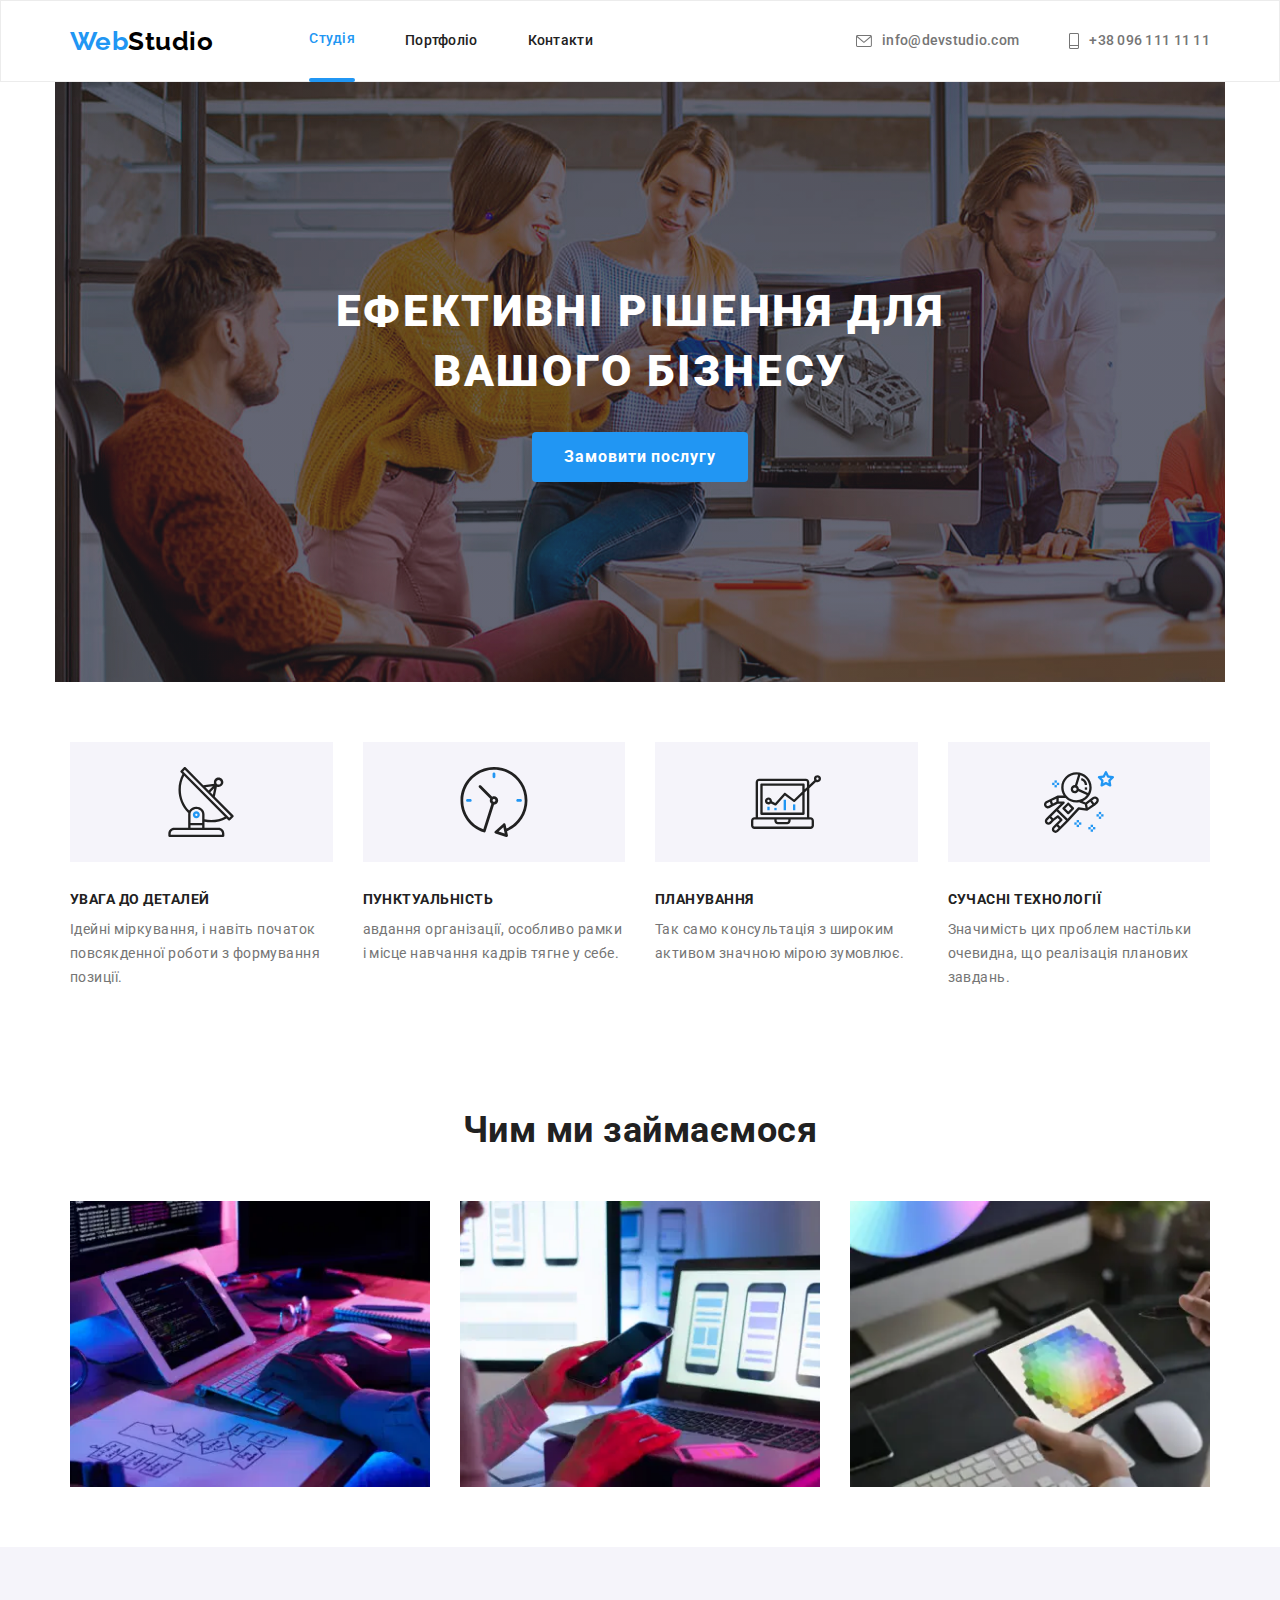
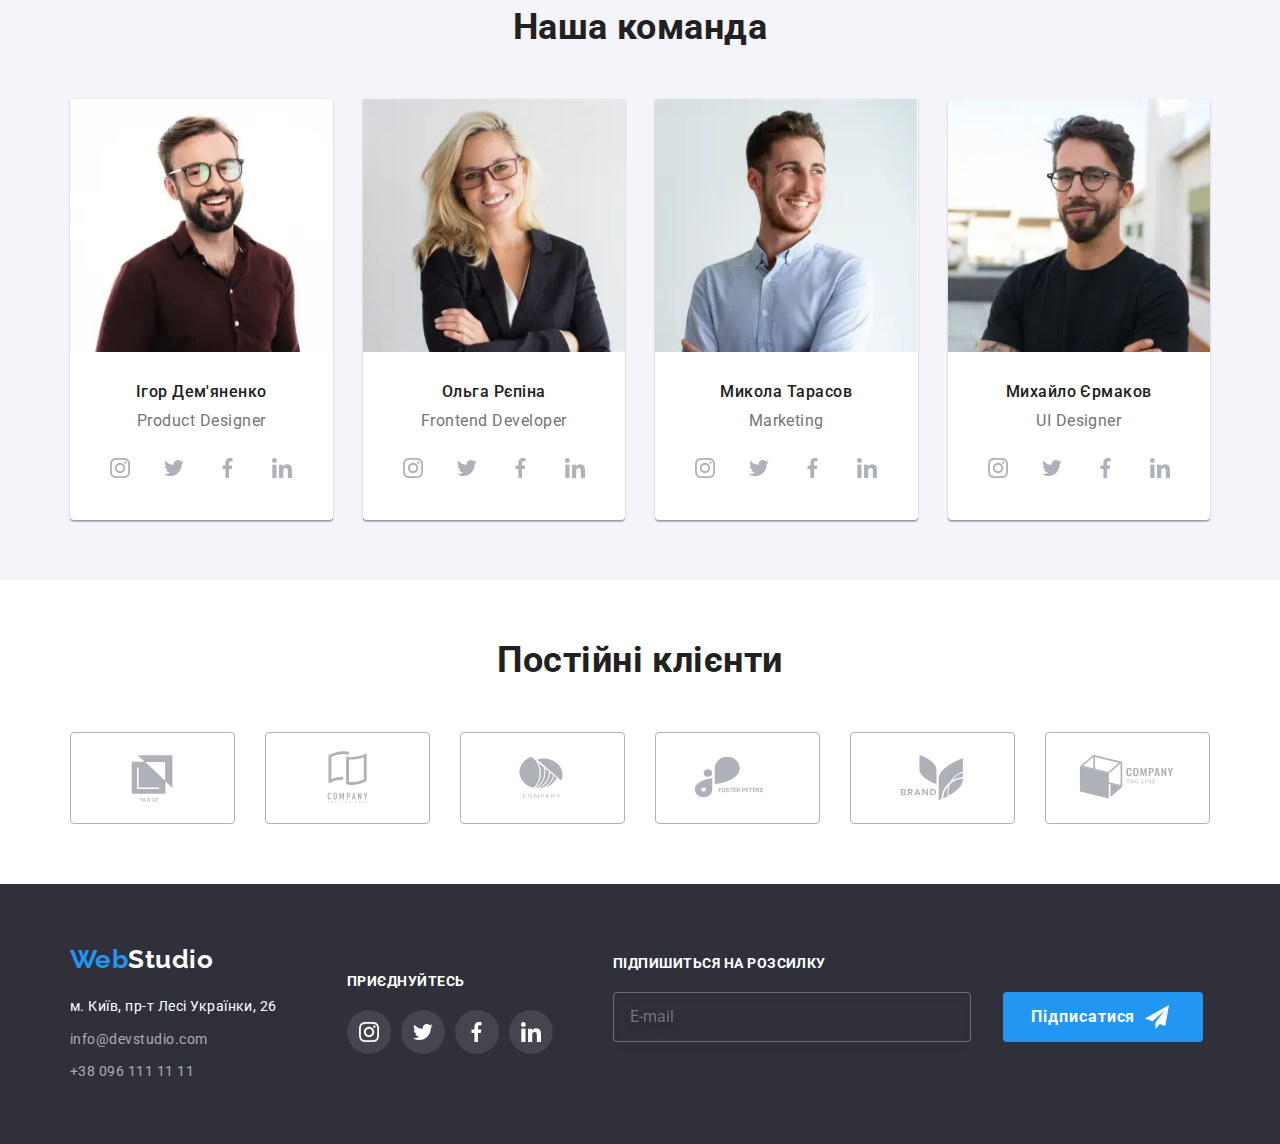
<file: index.html>
<!DOCTYPE html>
<html lang="uK">
  <head>
    <meta charset="UTF-8" />
    <meta http-equiv="X-UA-Compatible" content="IE=edge" />
    <meta name="viewport" content="width=device-width, initial-scale=1.0" />
    <title>WebStudio Ефективні рішення для вашого бізнесу.</title>
    <link rel="preconnect" href="https://fonts.googleapis.com" />
    <link rel="preconnect" href="https://fonts.gstatic.com" crossorigin />
    <link
      href="https://fonts.googleapis.com/css2?family=Raleway:wght@700&family=Roboto:wght@400;500;700;900&display=swap"
      rel="stylesheet"
    />
    <link
      rel="stylesheet"
      href="https://cdn.jsdelivr.net/npm/modern-normalize@1.1.0/modern-normalize.min.css"
    />
       <link rel="stylesheet" href="./css/main.min.css" />
    
  </head>
  <body class="page">

    <!--==================== Шапка сайту ====================-->
    <header class="page-header">
      <div class="container page-header__container">
        <div class="page-header__navigation ">
                    <nav>
            <a href="" class="logo logo__tablet link">
              <span style="color: #2196f3">Web</span
              ><span style="color: #000000">Studio</span>
            </a>
          </nav>
          <button type="button" class="open-mobile-menu-btn" data-menu-open> 
            <svg
                class="open-mobile-menu-btn__icon">
                <use href="./images/sprite.svg#icon-burger"></use>
              </svg>
          </button> 
          <ul class="menu list">
            <li class="menu__item--here">
              <a class="menu__link link menu__link--here" href="">Студія</a>
            </li>
            <li>
              <a class="link menu__link" href="./portfolio.html">Портфоліо</a>
            </li>
            <li>
              <a class="menu__link link" href="">Контакти</a>
            </li>
          </ul>
        </div>
        
         <ul class="contact list">
          <li class="contact__item contact__item--first">
            <a
              class="contact-email-phone link"
              href="mailto:info@devstudio.com"
            >
              <svg
                class="icon-contact"
                aria-label="електронна пошта"
                width="16px"
                height="12px"
              >
                <use href="./images/sprite.svg#icon-email"></use>
              </svg>
              info@devstudio.com</a
            >
          </li>
          <li class="contact__item">
            <a class="contact-email-phone link" href="tel:+380961111111">
              <svg
                class="icon-contact"
                aria-label="електронна пошта"
                width="10px"
                height="16px"
              >
                <use href="./images/sprite.svg#icon-telefon "></use>
              </svg>
              +38 096 111 11 11</a
            >
          </li>
         </ul>
      </div>
      <!--========== Мобільне меню ========== -->
      <div class="mobile-menu" data-menu>
        
        <div class="conteiner mobile-menu__container" data-menu>
           <button  class="mobile-menu__close-btn" data-modal-close>
             <svg class="mobile-menu__close-icon" width="19px" height="19px">
               <use href="./images/sprite.svg#icon-x"</use>
             </svg>
           </button>
        <!--========== Список мобільного меню ========== -->
          <div class="mobile-menu__flex">
          <div class="mobile-menu__flex-container">
        <ul class="list mobile-menu-list ">
            <li >
              <a class="link mobile-menu-list__link  mobile-menu-list__item--here" href="">Студія</a>
            </li>
            <li>
              <a class="link mobile-menu-list__link" href="./portfolio.html">Портфоліо</a>
            </li>
            <li>
              <a class="link mobile-menu-list__link " href="">Контакти</a>
            </li>
          </ul>
          </div>
          <!--========== Список контактів мобільного меню ========== -->
          <div class="mobile-menu__flex-container" >
          <ul class="list mobile-menu-contact">
           <li>
            <a class="link mobile-menu-contact__link-phone" href="tel:+380961111111">
               +38 096 111 11 11
            </a>
            </li>
           <li><a
              class="link mobile-menu-contact__link-email"
              href="mailto:info@devstudio.com">
               info@devstudio.com</a>
           </li>
        </ul>
           <!--========== Список соціальних контактів мобільного меню ========== -->
        <ul class="list mobile-menu-social"  >
          <li class="mobile-menu-social__item"><a class="link mobile-menu-social__link" href="">Instagram</a></li>
          <li class="mobile-menu-social__item"><a class="link mobile-menu-social__link" href="">Twitter</a></li>
          <li class="mobile-menu-social__item"><a class="link mobile-menu-social__link" href="">Facebook</a></li>
          <li class="mobile-menu-social__item-last"><a class="link mobile-menu-social__link" href="">Linkedin</a></li>
        </ul>
          </div>
        </div>
        </div>
      </div>
        
      
    </header>
    <!-- Головна частина-->
    <main>
      <!-- Ефективні рішення-->
      <section class="container main-bg main-section">
        <div class="   ">
          <!-- <div class=""> -->
            <h1 class="title-first">Ефективні рішення для вашого бізнесу</h1>
          
            <button type="button" class="button button-text" data-modal-open >
              Замовити послугу
            </button>
          <!-- </div> -->
        </div>
      </section>

      <!-- Наші переваги  -->
      <section class="section-standard">
        <h2 hidden>Наші переваги</h2>
        <div class="container section-our-advantages">
          <ul class="list section-our-advantages__list">
            <li class="content-our-advantages">
              <div class="bgc-our-advantages">
                <svg
                  class="icon-our-advantages"
                  aria-label="супутникова антена"
                  width="65px"
                  height="70px"
                >
                  <use href="./images/sprite.svg#icon-antenna"></use>
                </svg>
              </div>
              <h3 class="section-title-third">УВАГА ДО ДЕТАЛЕЙ</h3>
              <p>
                Ідейні міркування, і навіть початок повсякденної роботи з
                формування позиції.
              </p>
            </li>
            <li class="content-our-advantages">
              <div class="bgc-our-advantages">
                <svg
                  class="icon-our-advantages"
                  aria-label="годинник"
                  width="67px"
                  height="70px"
                >
                  <use href="./images/sprite.svg#icon-clock"></use>
                </svg>
              </div>
              <h3 class="section-title-third">ПУНКТУАЛЬНІСТЬ</h3>
              <p>
                авдання організації, особливо рамки і місце навчання кадрів
                тягне у себе.
              </p>
            </li>
            <li class="content-our-advantages">
              <div class="bgc-our-advantages">
                <svg
                  class="icon-our-advantages"
                  aria-label="графік"
                  width="70px"
                  height="54px"
                >
                  <use href="./images/sprite.svg#icon-diagram"></use>
                </svg>
              </div>
              <h3 class="section-title-third">ПЛАНУВАННЯ</h3>
              <p>
                Так само консультація з широким активом значною мірою зумовлює.
              </p>
            </li>
            <li class="content-our-advantages">
              <div class="bgc-our-advantages">
                <svg
                  class="icon-our-advantages"
                  aria-label="графік"
                  width="70px"
                  height="70px"
                >
                  <use href="./images/sprite.svg#icon-astronaut"></use>
                </svg>
              </div>
              <h3 class="section-title-third">СУЧАСНІ ТЕХНОЛОГІЇ</h3>
              <p>
                Значимість цих проблем настільки очевидна, що реалізація
                планових завдань.
              </p>
            </li>
          </ul>
        </div>
      </section>

      <!-- Чим ми займаємося-->
      <section class="about section-standard our-work-section ">
        <div class="container">
          <h2 class="section-title-second">Чим ми займаємося</h2>
          <ul class="list list-our-work">
            <li>
               <picture>
                    <source 
                      srcset="./images/our_work_1_desktop.webp 1x, ./images/our_work_1_desktop@2x.webp 2x" 
                      media="(min-width: 1200px)"
                      type="image/webp"
                    />
                    <source 
                      srcset="./images/our_work_1_desktop.jpg 1x, ./images/our_work_1_desktop@2x.jpg 2x" 
                      media="(min-width: 1200px)"
                    />


                    <img src="./images/our_work_1_desktop.jpg"  alt="Розробка алгоритмів програмування" width=""/>

                </picture>

         
            </li>
            <li>
               <picture>
                    <source 
                      srcset="./images/our_work_2_desktop.webp 1x, ./images/our_work_2_desktop@2x.webp 2x" 
                      media="(min-width: 1200px)"
                      type="image/webp"
                    />
                    <source 
                      srcset="./images/our_work_2_desktop.jpg 1x, ./images/our_work_2_desktop@2x.jpg 2x" 
                      media="(min-width: 1200px)"
                    />


                    <img src="./images/our_work_2_desktop.jpg"  alt="Розробка для мобільних пристроїв" width=""/>

                </picture>

            </li>
            <li>
              <picture>
                    <source 
                      srcset="./images/our_work_3_desktop.webp 1x, ./images/our_work_3_desktop@2x.webp 2x" 
                      media="(min-width: 1200px)"
                      type="image/webp"
                    />
                    <source 
                      srcset="./images/our_work_3_desktop.jpg 1x, ./images/our_work_3_desktop@2x.jpg 2x" 
                      media="(min-width: 1200px)"
                    />


                    <img src="./images/our_work_3_desktop.jpg"  alt="розробка графічних елементів" width=""/>

                </picture>

            </li>
          </ul>
        </div>
      </section>
      <!-- Наша команда-->
      <section class="section-standard section-our-advant">
        <div class="container">
          <h2 class="section-title-second">Наша команда</h2>

          <ul class="list item-our-advant">
            <li class="employee">
              <picture>
                    <source 
                      srcset="./images/our_advant_1_desktop.webp 1x, ./images/our_advant_1_desktop@2x.webp 2x" 
                      media="(min-width: 1200px)"
                      type="image/webp"
                    />
                    <source 
                      srcset="./images/our_advant_1_desktop.jpg 1x, ./images/our_advant_1_desktop@2x.jpg 2x" 
                      media="(min-width: 1200px)"
                    />

                    <source 
                      srcset="./images/our_advant_1_tablet.webp 1x, ./images/our_advant_1_tablet@2x.webp 2x" 
                      media="(min-width: 768px)"
                      type="image/webp"
                    />
                    <source 
                      srcset="./images/our_advant_1_tablet.jpg 1x, ./images/our_advant_1_tablet@2x.jpg 2x" 
                      media="(min-width: 768px)"
                    />

                    <source 
                      srcset="./images/our_advant_1_mobile.webp 1x, ./images/our_advant_1_mobile@2x.webp 2x" 
                      media="(max-width: 767px)"
                      type="image/webp"
                    />
                    <source 
                      srcset="./images/our_advant_1_mobile.jpg 1x, ./images/our_advant_1_mobile@2x.jpg 2x" 
                      media="(max-width: 767px)"
                    />

                    <img src="./images/our_advant_1_mobile.jpg"  alt="фото Ігор Дем'яненко" width=""/>

                 </picture>

              <div class="our-advant-content">
                <h3 class="our-advant">Ігор Дем'яненко</h3>
                <p class="our-advant-text" lang="en">Product Designer</p>

                <ul class="social-list list">
                  <li class="social-list_item">
                    <a href="#" class="social-list-link">
                      <svg
                        lang="en"
                        aria-label="social icon telegram"
                        class="social-list-icon"
                        width="20px"
                        height="20px"
                      >
                        <use href="./images/sprite.svg#icon-telegram"></use>
                      </svg>
                    </a>
                  </li>

                  <li class="social-list_item">
                    <a href="#" class="social-list-link">
                      <svg
                        lang="en"
                        aria-label="social icon twitter"
                        class="social-list-icon"
                        width="20px"
                        height="16px"
                      >
                        <use href="./images/sprite.svg#icon-twitter"></use>
                      </svg>
                    </a>
                  </li>

                  <li class="social-list_item">
                    <a href="#" class="social-list-link">
                      <svg
                        lang="en"
                        aria-label="social icon facebook"
                        class="social-list-icon"
                        width="10px"
                        height="20px"
                      >
                        <use href="./images/sprite.svg#icon-facebook"></use>
                      </svg>
                    </a>
                  </li>

                  <li class="social-list_item">
                    <a href="#" class="social-list-link">
                      <svg
                        lang="en"
                        aria-label="social icon linkedin"
                        class="social-list-icon"
                        width="20px"
                        height="20px"
                      >
                        <use href="./images/sprite.svg#icon-linkedin"></use>
                      </svg>
                    </a>
                  </li>
                </ul>
              </div>
            </li>
            <li class="employee">
              <picture>
                    <source 
                      srcset="./images/our_advant_2_desktop.webp 1x, ./images/our_advant_2_desktop@2x.webp 2x" 
                      media="(min-width: 1200px)"
                      type="image/webp"
                    />
                    <source 
                      srcset="./images/our_advant_2_desktop.jpg 1x, ./images/our_advant_2_desktop@2x.jpg 2x" 
                      media="(min-width: 1200px)"
                    />

                    <source 
                      srcset="./images/our_advant_2_tablet.webp 1x, ./images/our_advant_2_tablet@2x.webp 2x" 
                      media="(min-width: 768px)"
                      type="image/webp"
                    />
                    <source 
                      srcset="./images/our_advant_2_tablet.jpg 1x, ./images/our_advant_2_tablet@2x.jpg 2x" 
                      media="(min-width: 768px)"
                    />

                    <source 
                      srcset="./images/our_advant_2_mobile.webp 1x, ./images/our_advant_2_mobile@2x.webp 2x" 
                      media="(max-width: 767px)"
                      type="image/webp"
                    />
                    <source 
                      srcset="./images/our_advant_2_mobile.jpg 1x, ./images/our_advant_2_mobile@2x.jpg 2x" 
                      media="(max-width: 767px)"
                    />

                    <img src="./images/our_advant_2_mobile.jpg"  alt="фото Ольга Рєпіна" width=""/>

                 </picture>
            
              <div class="our-advant-content">
                <h3 class="our-advant">Ольга Рєпіна</h3>
                <p class="our-advant-text" lang="en">Frontend Developer</p>

                <ul class="social-list list">
                  <li class="social-list_item">
                    <a href="#" class="social-list-link">
                      <svg
                        lang="en"
                        aria-label="social icon telegram"
                        class="social-list-icon"
                        width="20px"
                        height="20px"
                      >
                        <use href="./images/sprite.svg#icon-telegram"></use>
                      </svg>
                    </a>
                  </li>

                  <li class="social-list_item">
                    <a href="#" class="social-list-link">
                      <svg
                        lang="en"
                        aria-label="social icon twitter"
                        class="social-list-icon"
                        width="20px"
                        height="16px"
                      >
                        <use href="./images/sprite.svg#icon-twitter"></use>
                      </svg>
                    </a>
                  </li>

                  <li class="social-list_item">
                    <a href="#" class="social-list-link">
                      <svg
                        lang="en"
                        aria-label="social icon facebook"
                        class="social-list-icon"
                        width="10px"
                        height="20px"
                      >
                        <use href="./images/sprite.svg#icon-facebook"></use>
                      </svg>
                    </a>
                  </li>

                  <li class="social-list_item">
                    <a href="#" class="social-list-link">
                      <svg
                        lang="en"
                        aria-label="social icon linkedin"
                        class="social-list-icon"
                        width="20px"
                        height="20px"
                      >
                        <use href="./images/sprite.svg#icon-linkedin"></use>
                      </svg>
                    </a>
                  </li>
                </ul>
              </div>
            </li>
            <li class="employee">
              <picture>
                    <source 
                      srcset="./images/our_advant_3_desktop.webp 1x, ./images/our_advant_3_desktop@2x.webp 2x" 
                      media="(min-width: 1200px)"
                      type="image/webp"
                    />
                    <source 
                      srcset="./images/our_advant_3_desktop.jpg 1x, ./images/our_advant_3_desktop@2x.jpg 2x" 
                      media="(min-width: 1200px)"
                    />

                    <source 
                      srcset="./images/our_advant_3_tablet.webp 1x, ./images/our_advant_3_tablet@2x.webp 2x" 
                      media="(min-width: 768px)"
                      type="image/webp"
                    />
                    <source 
                      srcset="./images/our_advant_3_tablet.jpg 1x, ./images/our_advant_3_tablet@2x.jpg 2x" 
                      media="(min-width: 768px)"
                    />

                    <source 
                      srcset="./images/our_advant_3_mobile.webp 1x, ./images/our_advant_3_mobile@2x.webp 2x" 
                      media="(max-width: 767px)"
                      type="image/webp"
                    />
                    <source 
                      srcset="./images/our_advant_3_mobile.jpg 1x, ./images/our_advant_3_mobile@2x.jpg 2x" 
                      media="(max-width: 767px)"
                    />

                    <img src="./images/our_advant_3_mobile.jpg"  alt="фото Микола Тарасов" width=""/>

                 </picture>
      
              <div class="our-advant-content">
                <h3 class="our-advant">Микола Тарасов</h3>
                <p class="our-advant-text" lang="en">Marketing</p>

                <ul class="social-list list">
                  <li class="social-list_item">
                    <a href="#" class="social-list-link">
                      <svg
                        lang="en"
                        aria-label="social icon telegram"
                        class="social-list-icon"
                        width="20px"
                        height="20px"
                      >
                        <use href="./images/sprite.svg#icon-telegram"></use>
                      </svg>
                    </a>
                  </li>

                  <li class="social-list_item">
                    <a href="#" class="social-list-link">
                      <svg
                        lang="en"
                        aria-label="social icon twitter"
                        class="social-list-icon"
                        width="20px"
                        height="16px"
                      >
                        <use href="./images/sprite.svg#icon-twitter"></use>
                      </svg>
                    </a>
                  </li>

                  <li class="social-list_item">
                    <a href="#" class="social-list-link">
                      <svg
                        lang="en"
                        aria-label="social icon facebook"
                        class="social-list-icon"
                        width="10px"
                        height="20px"
                      >
                        <use href="./images/sprite.svg#icon-facebook"></use>
                      </svg>
                    </a>
                  </li>

                  <li class="social-list_item">
                    <a href="#" class="social-list-link">
                      <svg
                        lang="en"
                        aria-label="social icon linkedin"
                        class="social-list-icon"
                        width="20px"
                        height="20px"
                      >
                        <use href="./images/sprite.svg#icon-linkedin"></use>
                      </svg>
                    </a>
                  </li>
                </ul>
              </div>
            </li>
            <li class="employee">
              <picture>
                    <source 
                      srcset="./images/our_advant_4_desktop.webp 1x, ./images/our_advant_4_desktop@2x.webp 2x" 
                      media="(min-width: 1200px)"
                      type="image/webp"
                    />
                    <source 
                      srcset="./images/our_advant_4_desktop.jpg 1x, ./images/our_advant_4_desktop@2x.jpg 2x" 
                      media="(min-width: 1200px)"
                    />

                    <source 
                      srcset="./images/our_advant_4_tablet.webp 1x, ./images/our_advant_4_tablet@2x.webp 2x" 
                      media="(min-width: 768px)"
                      type="image/webp"
                    />
                    <source 
                      srcset="./images/our_advant_4_tablet.jpg 1x, ./images/our_advant_4_tablet@2x.jpg 2x" 
                      media="(min-width: 768px)"
                    />

                    <source 
                      srcset="./images/our_advant_4_mobile.webp 1x, ./images/our_advant_4_mobile@2x.webp 2x" 
                      media="(max-width: 767px)"
                      type="image/webp"
                    />
                    <source 
                      srcset="./images/our_advant_4_mobile.jpg 1x, ./images/our_advant_4_mobile@2x.jpg 2x" 
                      media="(max-width: 767px)"
                    />

                    <img src="./images/our_advant_4_mobile.jpg"  alt="фото Михайло Єрмаков" width=""/>

                 </picture>
             
              <div class="our-advant-content">
                <h3 class="our-advant">Михайло Єрмаков</h3>
                <p class="our-advant-text" lang="en">UI Designer</p>

                <ul class="social-list list">
                  <li class="social-list_item">
                    <a href="#" class="social-list-link">
                      <svg
                        lang="en"
                        aria-label="social icon telegram"
                        class="social-list-icon"
                        width="20px"
                        height="20px"
                      >
                        <use href="./images/sprite.svg#icon-telegram"></use>
                      </svg>
                    </a>
                  </li>

                  <li class="social-list_item">
                    <a href="#" class="social-list-link">
                      <svg
                        lang="en"
                        aria-label="social icon twitter"
                        class="social-list-icon"
                        width="20px"
                        height="16px"
                      >
                        <use href="./images/sprite.svg#icon-twitter"></use>
                      </svg>
                    </a>
                  </li>

                  <li class="social-list_item">
                    <a href="#" class="social-list-link">
                      <svg
                        lang="en"
                        aria-label="social icon facebook"
                        class="social-list-icon"
                        width="10px"
                        height="20px"
                      >
                        <use href="./images/sprite.svg#icon-facebook"></use>
                      </svg>
                    </a>
                  </li>

                  <li class="social-list_item">
                    <a href="#" class="social-list-link">
                      <svg
                        lang="en"
                        aria-label="social icon linkedin"
                        class="social-list-icon"
                        width="20px"
                        height="20px"
                      >
                        <use href="./images/sprite.svg#icon-linkedin"></use>
                      </svg>
                    </a>
                  </li>
                </ul>
              </div>
            </li>
          </ul>
        </div>
      </section>

      <!-- - Постійні клієнті-->

      <section class="section-standard">
        <div class="container section-our-work">
          <h2 class="section-title-second">Постійні клієнти</h2>

          <ul class="client list">
            <li class="client-item">
              <a class="client-link link" href="">
                <svg
                  lang="en"
                  aria-label="client ya & co"
                  class="client-link-icon"
                  width="106px"
                  height="60px"
                >
                  <use href="./images/sprite.svg#icon-logo_1"></use>
                </svg>
              </a>
            </li>

            <li class="client-item">
              <a class="client-link link" href=""
                ><svg
                  lang="en"
                  aria-label="client tagline here"
                  class="client-link-icon"
                  width="106px"
                  height="60px"
                >
                  <use href="./images/sprite.svg#icon-logo_2"></use>
                </svg>
              </a>
            </li>

            <li class="client-item">
              <a class="client-link link" href="">
                <svg
                  lang="en"
                  aria-label="client company"
                  class="client-link-icon"
                  width="106px"
                  height="60px"
                >
                  <use href="./images/sprite.svg#icon-logo_3"></use>
                </svg>
              </a>
            </li>
            <li class="client-item">
              <a class="client-link link" href=""
                ><svg
                  lang="en"
                  aria-label="client foster peters"
                  class="client-link-icon"
                  width="106px"
                  height="60px"
                >
                  <use href="./images/sprite.svg#icon-logo_4"></use></svg
              ></a>
            </li>

            <li class="client-item">
              <a class="client-link link" href=""
                ><svg
                  lang="en"
                  aria-label="client brand"
                  class="client-link-icon"
                  width="106px"
                  height="60px"
                >
                  <use href="./images/sprite.svg#icon-logo_5"></use></svg
              ></a>
            </li>
            <li class="client-item">
              <a class="client-link link" href=""
                ><svg
                  lang="en"
                  aria-label="client company tag line"
                  class="client-link-icon"
                  width="106px"
                  height="60px"
                >
                  <use href="./images/sprite.svg#icon-logo_6"></use></svg
              ></a>
            </li>
          </ul>
        </div>
      </section>
    </main>
    <!-- Підвал сайту-->
    <footer class="footer">
      <div class="container container-footer">
        <div class="container-footer__tablet">
           <div class="container-footer__logo-address " >
          <p class="logo-footer">
            <a href="/" class="link">
              <span style="color: #2196f3">Web</span
              ><span style="color: #ffffff">Studio</span>
            </a>
          </p>

          <!-- Контакти-->

          <address class="address">
            <ul class="list footer-list">
              <li>
                <a
                  class="link footer-contact-map"
                  href="https://goo.gl/maps/9zsEXNPoQWwBSvTj9"
                  target="_blank"
                  >м. Київ, пр-т Лесі Українки, 26</a
                >
              </li>
              <li>
                <a class="link footer-contact" href="mailto:info@devstudio.com">
                  info@devstudio.com</a
                >
              </li>
              <li>
                <a class="link footer-contact" href="tel:+380961111111">
                  +38 096 111 11 11</a
                >
              </li>
            </ul>
          </address>
           </div>

            <!-- ==========ПРИЄДНУЙТЕСЬ========= -->
            <div class="container-social-footer ">
          <h3 class="social-title-footer">ПРИЄДНУЙТЕСЬ</h3>
          <ul class="social-list list">
            <li>
              <a href="#" class="social-list-link social-list-link-footer">
                <svg
                  lang="en"
                  aria-label="social icon telegram"
                  class="social-list-icon-footer"
                  width="20px"
                  height="20px"
                >
                  <use href="./images/sprite.svg#icon-telegram"></use>
                </svg>
              </a>
            </li>

            <li class="social-list_item">
              <a href="#" class="social-list-link social-list-link-footer">
                <svg
                  lang="en"
                  aria-label="social icon twitter"
                  class="social-list-icon-footer"
                  width="20px"
                  height="16px"
                >
                  <use href="./images/sprite.svg#icon-twitter"></use>
                </svg>
              </a>
            </li>

            <li class="social-list_item">
              <a href="#" class="social-list-link social-list-link-footer">
                <svg
                  lang="en"
                  aria-label="social icon facebook"
                  class="social-list-icon-footer"
                  width="10px"
                  height="20px"
                >
                  <use href="./images/sprite.svg#icon-facebook"></use>
                </svg>
              </a>
            </li>

            <li class="social-list_item">
              <a href="#" class="social-list-link social-list-link-footer">
                <svg
                  lang="en"
                  aria-label="social icon linkedin"
                  class="social-list-icon-footer"
                  width="20px"
                  height="20px"
                >
                  <use href="./images/sprite.svg#icon-linkedin"></use>
                </svg>
              </a>
            </li>
          </ul>
            </div>
        </div>
<!-- /* ==========END Іконки соцмереж --- підвал ========== */ -->
<!-- /* ========== Підпишиться на розсилку --- підвал ========== */ -->
<div class="subscribe-footer">
          <h3 class="subscribe-form-title">Підпишиться на розсилку</h3>
            <form class="subscribe-form">
               <label class="subscribe-form-field">
                     <input 
                       type="email" 
                       class="subscribe-form-input"
                       placeholder="E-mail" 
                     />
               </label>   
                   
           
               <button type="submit" class="button subscribe-submit">
                  Підписатися
               </button>
           
          </form>
  </div>
<!-- /* ==========END Підпишиться на розсилку --- підвал ========== */ -->
      </div>
    </footer>

    <!--is-hidden  показати вікно -->
    <div class="backdrop is-hidden" data-modal>
      <div class="modal">
        <button type="button" class="modal-close-btn" data-modal-close>
          <svg class="modal-close-icon" width="11px" height="11px">
            <use href="./images/sprite.svg#icon-x"</use>
          </svg>
        </button>

        <p class="modal-form-title"> Залиште свої дані, ми вам передзвонимо </p>

        <form class="modal-form">
        
          <label class="modal-form-field">
            <span class="modal-form-field-desc">Ім'я</span>         
            <span class="modal-form-input-wrapper">
              <input 
               type="text" 
               class="modal-form-input" 
               required 
               pattern="[a-zA-Zа-яА-ЯіІїЇ]+"
               name="user_name"
               />
               <svg class="modal-form-input-icon" width="12px" height="12px">
                 <use href="./images/sprite.svg#icon-name-form"</use>
                </svg>
            </span>
          </label>

          <label class="modal-form-field">
            <span class="modal-form-field-desc">Телефон</span>
             <span class="modal-form-input-wrapper">
               <input 
                type="tel" 
                class="modal-form-input" 
                required 
                pattern="[0-9]{3}-[0-9]{3}-[0-9]{2}-[0-9]{2}"
                name="user_phone"
                />
                <svg class="modal-form-input-icon" width="15px" height="15px">
                  <use href="./images/sprite.svg#icon-tel-form"</use>
                </svg>
             </span>
          </label>

          <label class="modal-form-field">
            <span class="modal-form-field-desc">Пошта</span>
              <span class="modal-form-input-wrapper">
                 <input 
                 type="email" 
                 class="modal-form-input" 
                 />
                 <svg class="modal-form-input-icon" width="18px" height="15px">
                   <use href="./images/sprite.svg#icon-email-form"</use>
                 </svg>
             </span>
          </label>

          
          <label class="modal-form-field">
            <span class="modal-form-field-desc">Коментар</span>
            <textarea 
            name="user_message" 
            class="modal-form-message"
            placeholder="Введіть текст"
            ></textarea>
          </label>

          <label class="modal-form-check-field">
          
            <input type="checkbox" class="modal-form-check" name="user_policy" requried/>
             <svg class="modal-form-own-checkbox" width="16px" height="15px">
               <use class="modal-form-own-checkbox-icon" href="./images/sprite.svg#icon-check-form"</use>
             </svg>
            <span class="modal-form-field-checkbox">Погоджуюся з розсилкою та приймаю  <a class="modal-form-field-checkbox-link " href="">Умови договору</a></span>
          
          </label >
            
          <button type="submit" class="button modal-form-submit">
                  Відправити
          </button>
            

        </form>

      </div>
    </div>
     <script src="./js/modal.js"></script>
     <script src="./js/menu.js"></script>
  </body>
</html>



<!-- @media screen and (max-width: 767px) {


}

@media screen  and (min-width: 768px) {


}


@media screen and (min-width: 1200px) {

} -->
</file>
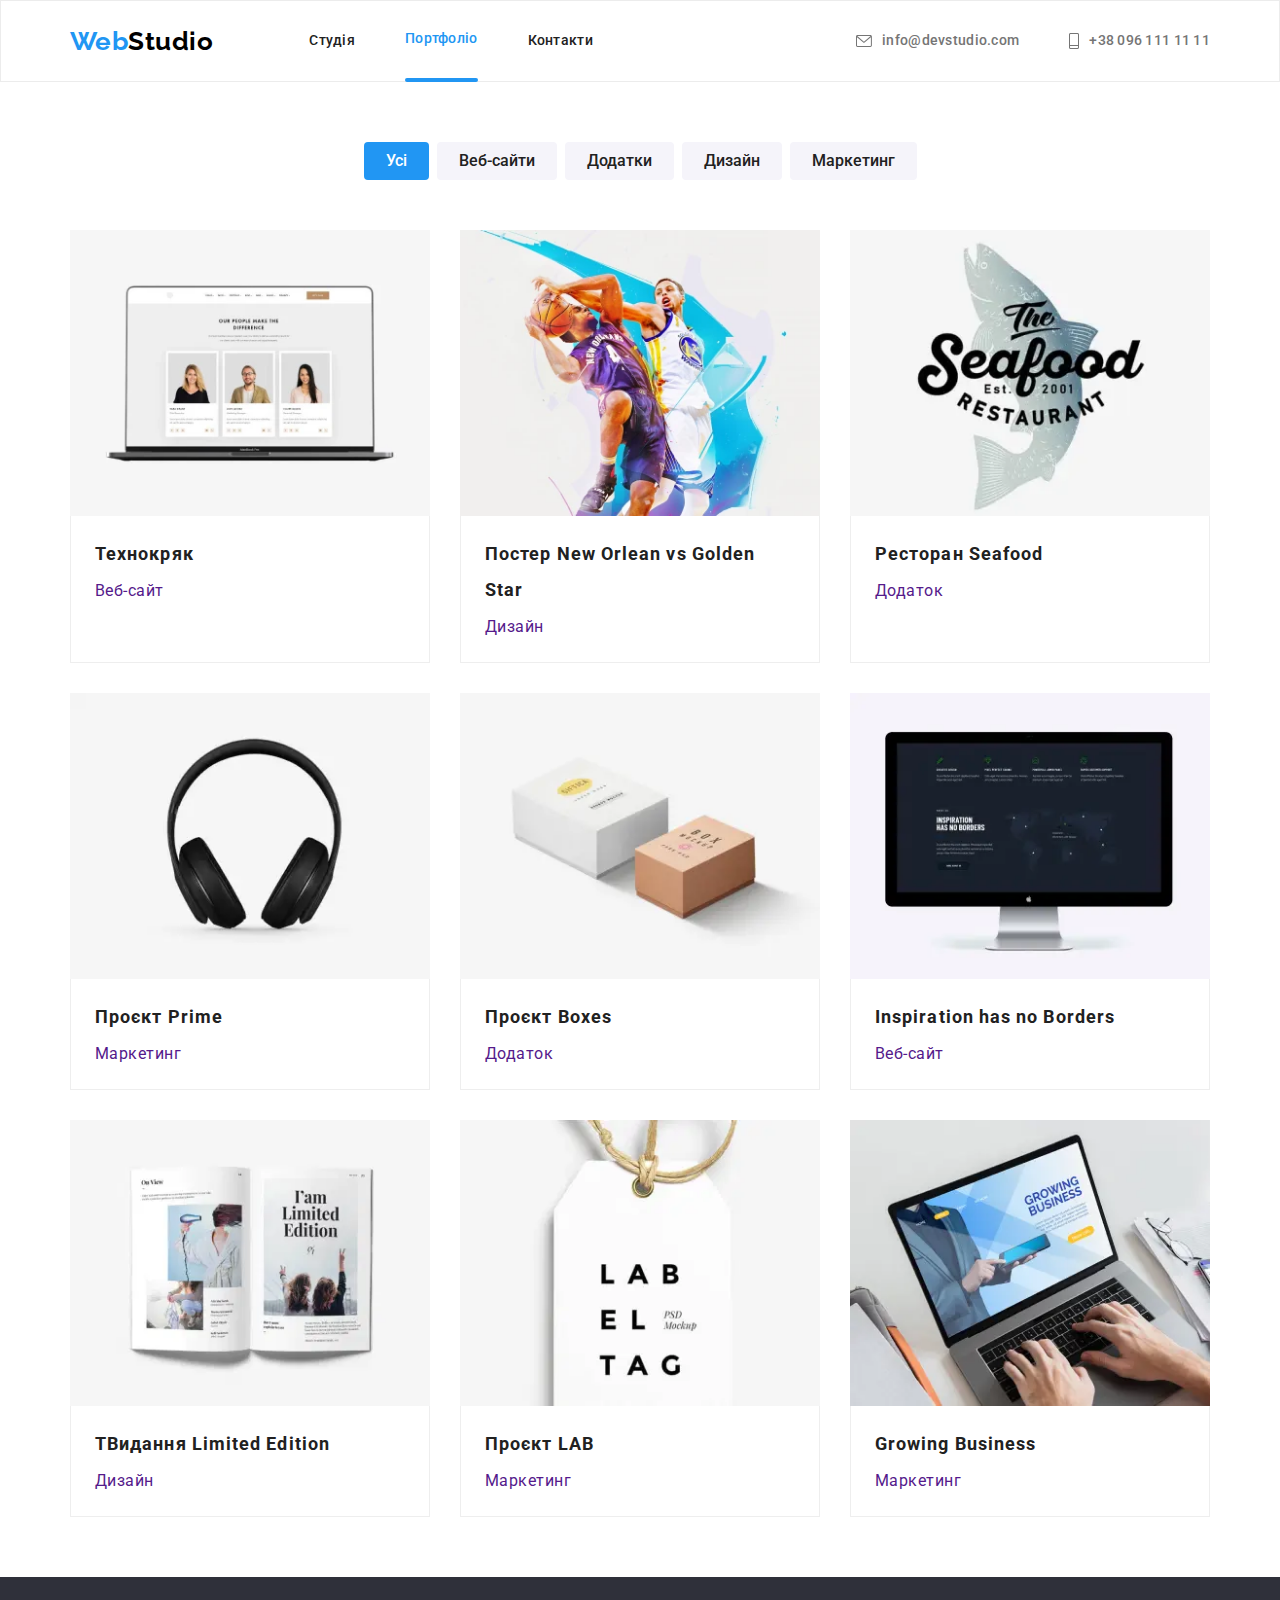
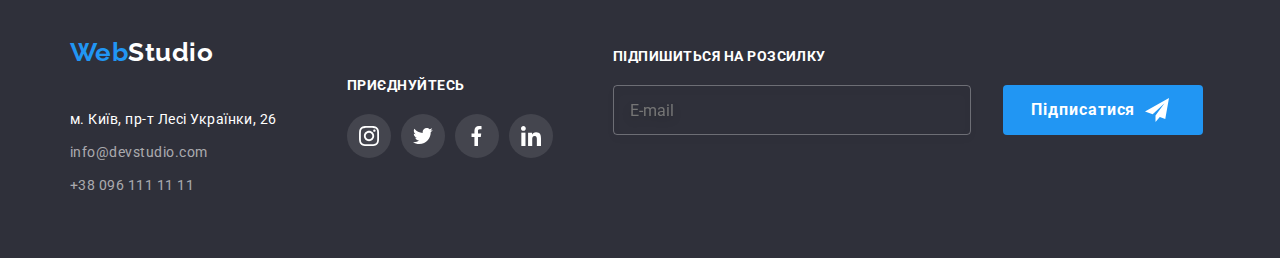
<file: portfolio.html>
<!DOCTYPE html>
<html lang="uK">
  <head>
    <meta charset="UTF-8" />
    <meta http-equiv="X-UA-Compatible" content="IE=edge" />
    <meta name="viewport" content="width=device-width, initial-scale=1.0" />
    <title>WebStudio Ефективні рішення для вашого бізнесу.</title>
    <link rel="preconnect" href="https://fonts.googleapis.com" />
    <link rel="preconnect" href="https://fonts.gstatic.com" crossorigin />
    <link
      href="https://fonts.googleapis.com/css2?family=Raleway:wght@700&family=Roboto:wght@400;500;700;900&display=swap"
      rel="stylesheet"
    />
    <link
      rel="stylesheet"
      href="https://cdn.jsdelivr.net/npm/modern-normalize@1.1.0/modern-normalize.min.css"
    />
       <link rel="stylesheet" href="./css/main.min.css" />
    
  </head>
  <body class="page">

    <!--==================== Шапка сайту ====================-->
    <header class="page-header">
      <div class="container page-header__container">
        <div class="page-header__navigation ">
                    <nav>
            <a href="" class="logo logo__tablet link">
              <span style="color: #2196f3">Web</span
              ><span style="color: #000000">Studio</span>
            </a>
          </nav>
          <button type="button" class="open-mobile-menu-btn" data-menu-open> 
            <svg
                class="open-mobile-menu-btn__icon">
                <use href="./images/sprite.svg#icon-burger"></use>
              </svg>
          </button> 
          <ul class="menu list">
            <li >
              <a class="menu__link link" href="./index.html">Студія</a>
            </li>
            <li class="menu__item--here">
              <a class="link menu__link menu__link--here" href="">Портфоліо</a>
            </li>
            <li>
              <a class="menu__link link" href="">Контакти</a>
            </li>
          </ul>
        </div>
        
         <ul class="contact list">
          <li class="contact__item contact__item--first">
            <a
              class="contact-email-phone link"
              href="mailto:info@devstudio.com"
            >
              <svg
                class="icon-contact"
                aria-label="електронна пошта"
                width="16px"
                height="12px"
              >
                <use href="./images/sprite.svg#icon-email"></use>
              </svg>
              info@devstudio.com</a
            >
          </li>
          <li class="contact__item">
            <a class="contact-email-phone link" href="tel:+380961111111">
              <svg
                class="icon-contact"
                aria-label="електронна пошта"
                width="10px"
                height="16px"
              >
                <use href="./images/sprite.svg#icon-telefon "></use>
              </svg>
              +38 096 111 11 11</a
            >
          </li>
         </ul>
      </div>
      <!--========== Мобільне меню ========== -->
      <div class="mobile-menu" data-menu>
        
        <div class="conteiner mobile-menu__container" data-menu>
           <button  class="mobile-menu__close-btn" data-modal-close>
             <svg class="mobile-menu__close-icon" width="19px" height="19px">
               <use href="./images/sprite.svg#icon-x"</use>
             </svg>
           </button>
        <!--========== Список мобільного меню ========== -->
          <div class="mobile-menu__flex">
          <div class="mobile-menu__flex-container">
        <ul class="list mobile-menu-list ">
            <li >
              <a class="link mobile-menu-list__link  mobile-menu-list__item--here" href="">Студія</a>
            </li>
            <li>
              <a class="link mobile-menu-list__link" href="./portfolio.html">Портфоліо</a>
            </li>
            <li>
              <a class="link mobile-menu-list__link " href="">Контакти</a>
            </li>
          </ul>
          </div>
          <!--========== Список контактів мобільного меню ========== -->
          <div class="mobile-menu__flex-container" >
          <ul class="list mobile-menu-contact">
           <li>
            <a class="link mobile-menu-contact__link-phone" href="tel:+380961111111">
               +38 096 111 11 11
            </a>
            </li>
           <li><a
              class="link mobile-menu-contact__link-email"
              href="mailto:info@devstudio.com">
               info@devstudio.com</a>
           </li>
        </ul>
           <!--========== Список соціальних контактів мобільного меню ========== -->
        <ul class="list mobile-menu-social"  >
          <li class="mobile-menu-social__item"><a class="link mobile-menu-social__link" href="">Instagram</a></li>
          <li class="mobile-menu-social__item"><a class="link mobile-menu-social__link" href="">Twitter</a></li>
          <li class="mobile-menu-social__item"><a class="link mobile-menu-social__link" href="">Facebook</a></li>
          <li class="mobile-menu-social__item-last"><a class="link mobile-menu-social__link" href="">Linkedin</a></li>
        </ul>
          </div>
        </div>
        </div>
      </div>
        
      
    </header>
  <!-- Головна частина-->
    <main>
       
      <section class=" portfolio_cat  section-standard">
        <div class="container">
         <h1 class="visually-hidden">Наші роботи</h1>
        
         <!-- Додаткове меню (категорії робіт)-->
          <ul class="list menu-portfolio ">
              
              <li>
           <button type="button" class="portfolio-button-current portfolio-button-text">
           Усі
           </button></li>

           <li>
           <button type="button" class="portfolio-button portfolio-button-text">
           Веб-сайти
           </button></li>

           <li class="menu-portfolio__drei">
           <button type="button" class="portfolio-button portfolio-button-text">
           Додатки
           </button></li>

           <li>
           <button type="button" class="portfolio-button portfolio-button-text">
           Дизайн
           </button></li>

           <li>
           <button type="button" class="portfolio-button portfolio-button-text">
           Маркетинг
           </button></li>
         </ul>
      
     
            <!--====== Наші роботі=====-->
      
      
             
         <ul class="list work-portfolio">
           <li class="work-portfolio-item" >
            <a class="link work-portfolio-link" href="">
            <div class="work-portfolio-img ">
                  <picture>
                    <source 
                      srcset="./images/portfolio_1_desktop.webp 1x, ./images/portfolio_1_desktop@2x.webp 2x" 
                      media="(min-width: 1200px)"
                      type="image/webp"
                    />
                    <source 
                      srcset="./images/portfolio_1_desktop.jpg 1x, ./images/portfolio_1_desktop@2x.jpg 2x" 
                      media="(min-width: 1200px)"
                    />

                    <source 
                      srcset="./images/portfolio_1_tablet.webp 1x, ./images/portfolio_1_tablet@2x.webp 2x" 
                      media="(min-width: 768px)"
                      type="image/webp"
                    />
                    <source 
                      srcset="./images/portfolio_1_tablet.jpg 1x, ./images/portfolio_1_tablet@2x.jpg 2x" 
                      media="(min-width: 768px)"
                    />

                    <source 
                      srcset="./images/portfolio_1_mobile.webp 1x, ./images/portfolio_1_mobile@2x.webp 2x" 
                      media="(max-width: 767px)"
                      type="image/webp"
                    />
                    <source 
                      srcset="./images/portfolio_1_mobile.jpg 1x, ./images/portfolio_1_mobile@2x.jpg 2x" 
                      media="(max-width: 767px)"
                    />

                    <img src="./images/portfolio_1_mobile.jpg"  alt="Технокряк " width=""/>

                 </picture>
                 <div class="work-portfolio-overlay-center"  >
                 <p> Ресурс пропонує комплексні пропозиції з різним рівнем функціоналу та сервісів. Все це дозволить відвідувачу отримати вичерпні відомості про компанію чи приватну особу.
                 </p>
                 </div>
            </div>
              <div class="work-portfolio-content">
               <h2 class="work-portfolio-title">Технокряк</h2>
               <p class="work-portfolio-text" >Веб-сайт</p>
             </div>
             </a>
          </li>


          <li class="work-portfolio-item" >
             <a class="link work-portfolio-link" href="">
            <div class="work-portfolio-img ">
                <picture>
                    <source 
                      srcset="./images/portfolio_2_desktop.webp 1x, ./images/portfolio_2_desktop@2x.webp 2x" 
                      media="(min-width: 1200px)"
                      type="image/webp"
                    />
                    <source 
                      srcset="./images/portfolio_2_desktop.jpg 1x, ./images/portfolio_2_desktop@2x.jpg 2x" 
                      media="(min-width: 1200px)"
                    />

                    <source 
                      srcset="./images/portfolio_2_tablet.webp 1x, ./images/portfolio_2_tablet@2x.webp 2x" 
                      media="(min-width: 768px)"
                      type="image/webp"
                    />
                    <source 
                      srcset="./images/portfolio_2_tablet.jpg 1x, ./images/portfolio_2_tablet@2x.jpg 2x" 
                      media="(min-width: 768px)"
                    />

                    <source 
                      srcset="./images/portfolio_2_mobile.webp 1x, ./images/portfolio_2_mobile@2x.webp 2x" 
                      media="(max-width: 767px)"
                      type="image/webp"
                    />
                    <source 
                      srcset="./images/portfolio_2_mobile.jpg 1x, ./images/portfolio_2_mobile@2x.jpg 2x" 
                      media="(max-width: 767px)"
                    />

                    <img src="./images/portfolio_2_mobile.jpg"  alt="Постер з двома баскетболістами " width=""/>

                 </picture>
              
                 <div class="work-portfolio-overlay-center"  >
                 <p> Ресурс пропонує комплексні пропозиції з різним рівнем функціоналу та сервісів. Все це дозволить відвідувачу отримати вичерпні відомості про компанію чи приватну особу.
                 </p>
                 </div>
            </div>
              <div class="work-portfolio-content">
                <h2 class="work-portfolio-title">Постер New Orlean vs Golden Star</h2>
                <p class="work-portfolio-text" >Дизайн</p>
              </div>
              </a>
          </li>

          <li class="work-portfolio-item" >
             <a class="link work-portfolio-link" href="">
             <div class="work-portfolio-img">
                <picture>
                    <source 
                      srcset="./images/portfolio_3_desktop.webp 1x, ./images/portfolio_3_desktop@2x.webp 2x" 
                      media="(min-width: 1200px)"
                      type="image/webp"
                    />
                    <source 
                      srcset="./images/portfolio_3_desktop.jpg 1x, ./images/portfolio_3_desktop@2x.jpg 2x" 
                      media="(min-width: 1200px)"
                    />

                    <source 
                      srcset="./images/portfolio_3_tablet.webp 1x, ./images/portfolio_3_tablet@2x.webp 2x" 
                      media="(min-width: 768px)"
                      type="image/webp"
                    />
                    <source 
                      srcset="./images/portfolio_3_tablet.jpg 1x, ./images/portfolio_3_tablet@2x.jpg 2x" 
                      media="(min-width: 768px)"
                    />

                    <source 
                      srcset="./images/portfolio_3_mobile.webp 1x, ./images/portfolio_3_mobile@2x.webp 2x" 
                      media="(max-width: 767px)"
                      type="image/webp"
                    />
                    <source 
                      srcset="./images/portfolio_3_mobile.jpg 1x, ./images/portfolio_3_mobile@2x.jpg 2x" 
                      media="(max-width: 767px)"
                    />

                    <img src="./images/portfolio_3_mobile.jpg"  alt="Розроблений додаток для ресторану " width=""/>

                 </picture>
              

                 <div class="work-portfolio-overlay-center"  >
                 <p> Ресурс пропонує комплексні пропозиції з різним рівнем функціоналу та сервісів. Все це дозволить відвідувачу отримати вичерпні відомості про компанію чи приватну особу.
                 </p>
                 </div>
             </div>
               <div class="work-portfolio-content">
                 <h2 class="work-portfolio-title">Ресторан Seafood</h2>
                 <p class="work-portfolio-text" >Додаток</p>
               </div>
               </a>
          </li>
           
          <li class="work-portfolio-item" >
            <a class="link work-portfolio-link" href="">
            <div class="work-portfolio-img">
                <picture>
                    <source 
                      srcset="./images/portfolio_4_desktop.webp 1x, ./images/portfolio_4_desktop@2x.webp 2x" 
                      media="(min-width: 1200px)"
                      type="image/webp"
                    />
                    <source 
                      srcset="./images/portfolio_4_desktop.jpg 1x, ./images/portfolio_4_desktop@2x.jpg 2x" 
                      media="(min-width: 1200px)"
                    />

                    <source 
                      srcset="./images/portfolio_4_tablet.webp 1x, ./images/portfolio_4_tablet@2x.webp 2x" 
                      media="(min-width: 768px)"
                      type="image/webp"
                    />
                    <source 
                      srcset="./images/portfolio_4_tablet.jpg 1x, ./images/portfolio_4_tablet@2x.jpg 2x" 
                      media="(min-width: 768px)"
                    />

                    <source 
                      srcset="./images/portfolio_4_mobile.webp 1x, ./images/portfolio_4_mobile@2x.webp 2x" 
                      media="(max-width: 767px)"
                      type="image/webp"
                    />
                    <source 
                      srcset="./images/portfolio_4_mobile.jpg 1x, ./images/portfolio_4_mobile@2x.jpg 2x" 
                      media="(max-width: 767px)"
                    />

                    <img src="./images/portfolio_4_mobile.jpg"  alt="Зображення навушників" width=""/>

                 </picture>


                 <div class="work-portfolio-overlay-center"  >
                 <p> Ресурс пропонує комплексні пропозиції з різним рівнем функціоналу та сервісів. Все це дозволить відвідувачу отримати вичерпні відомості про компанію чи приватну особу.
                 </p>
                 </div>
            </div>
             <div class="work-portfolio-content">
               <h2 class="work-portfolio-title">Проєкт Prime</h2>
               <p class="work-portfolio-text" >Маркетинг</p>
             </div>
             </a>
          </li>

          <li class="work-portfolio-item" >
            <a class="link work-portfolio-link" href="">
             <div class="work-portfolio-img">
                              <picture>
                    <source 
                      srcset="./images/portfolio_5_desktop.webp 1x, ./images/portfolio_5_desktop@2x.webp 2x" 
                      media="(min-width: 1200px)"
                      type="image/webp"
                    />
                    <source 
                      srcset="./images/portfolio_5_desktop.jpg 1x, ./images/portfolio_5_desktop@2x.jpg 2x" 
                      media="(min-width: 1200px)"
                    />

                    <source 
                      srcset="./images/portfolio_5_tablet.webp 1x, ./images/portfolio_5_tablet@2x.webp 2x" 
                      media="(min-width: 768px)"
                      type="image/webp"
                    />
                    <source 
                      srcset="./images/portfolio_5_tablet.jpg 1x, ./images/portfolio_5_tablet@2x.jpg 2x" 
                      media="(min-width: 768px)"
                    />

                    <source 
                      srcset="./images/portfolio_5_mobile.webp 1x, ./images/portfolio_5_mobile@2x.webp 2x" 
                      media="(max-width: 767px)"
                      type="image/webp"
                    />
                    <source 
                      srcset="./images/portfolio_5_mobile.jpg 1x, ./images/portfolio_5_mobile@2x.jpg 2x" 
                      media="(max-width: 767px)"
                    />

                    <img src="./images/portfolio_5_mobile.jpg"  alt="Зображені дві коробки" width=""/>

                 </picture>

                 <div class="work-portfolio-overlay-center"  >
                 <p> Ресурс пропонує комплексні пропозиції з різним рівнем функціоналу та сервісів. Все це дозволить відвідувачу отримати вичерпні відомості про компанію чи приватну особу.
                 </p>
                 </div>
             </div>
               <div class="work-portfolio-content">
                 <h2 class="work-portfolio-title">Проєкт Boxes</h2>
                 <p class="work-portfolio-text" >Додаток</p>
               </div>
               </a>
          </li>

          <li class="work-portfolio-item" >
            <a class="link work-portfolio-link" href="">
             <div class="work-portfolio-img">
                              <picture>
                    <source 
                      srcset="./images/portfolio_6_desktop.webp 1x, ./images/portfolio_6_desktop@2x.webp 2x" 
                      media="(min-width: 1200px)"
                      type="image/webp"
                    />
                    <source 
                      srcset="./images/portfolio_6_desktop.jpg 1x, ./images/portfolio_6_desktop@2x.jpg 2x" 
                      media="(min-width: 1200px)"
                    />

                    <source 
                      srcset="./images/portfolio_6_tablet.webp 1x, ./images/portfolio_6_tablet@2x.webp 2x" 
                      media="(min-width: 768px)"
                      type="image/webp"
                    />
                    <source 
                      srcset="./images/portfolio_6_tablet.jpg 1x, ./images/portfolio_6_tablet@2x.jpg 2x" 
                      media="(min-width: 768px)"
                    />

                    <source 
                      srcset="./images/portfolio_6_mobile.webp 1x, ./images/portfolio_6_mobile@2x.webp 2x" 
                      media="(max-width: 767px)"
                      type="image/webp"
                    />
                    <source 
                      srcset="./images/portfolio_6_mobile.jpg 1x, ./images/portfolio_6_mobile@2x.jpg 2x" 
                      media="(max-width: 767px)"
                    />

                    <img src="./images/portfolio_6_mobile.jpg"  alt="На зображені сучасній монітор" width=""/>

                 </picture>
               
                 <div class="work-portfolio-overlay-center"  >
                 <p> Ресурс пропонує комплексні пропозиції з різним рівнем функціоналу та сервісів. Все це дозволить відвідувачу отримати вичерпні відомості про компанію чи приватну особу.
                 </p>
                 </div>
            </div>            
              <div class="work-portfolio-content">
                <h2 class="work-portfolio-title">Inspiration has no Borders</h2>
               <p class="work-portfolio-text" >Веб-сайт</p>
             </div>
             </a>
          </li>

          <li class="work-portfolio-item" >
            <a class="link work-portfolio-link" href="">
              <div class="work-portfolio-img">
                                <picture>
                    <source 
                      srcset="./images/portfolio_7_desktop.webp 1x, ./images/portfolio_7_desktop@2x.webp 2x" 
                      media="(min-width: 1200px)"
                      type="image/webp"
                    />
                    <source 
                      srcset="./images/portfolio_7_desktop.jpg 1x, ./images/portfolio_7_desktop@2x.jpg 2x" 
                      media="(min-width: 1200px)"
                    />

                    <source 
                      srcset="./images/portfolio_7_tablet.webp 1x, ./images/portfolio_7_tablet@2x.webp 2x" 
                      media="(min-width: 768px)"
                      type="image/webp"
                    />
                    <source 
                      srcset="./images/portfolio_7_tablet.jpg 1x, ./images/portfolio_7_tablet@2x.jpg 2x" 
                      media="(min-width: 768px)"
                    />

                    <source 
                      srcset="./images/portfolio_7_mobile.webp 1x, ./images/portfolio_7_mobile@2x.webp 2x" 
                      media="(max-width: 767px)"
                      type="image/webp"
                    />
                    <source 
                      srcset="./images/portfolio_7_mobile.jpg 1x, ./images/portfolio_7_mobile@2x.jpg 2x" 
                      media="(max-width: 767px)"
                    />

                    <img src="./images/portfolio_7_mobile.jpg"  alt="Зображена книжка" width=""/>

                 </picture>
               
                 <div class="work-portfolio-overlay-center"  >
                 <p> Ресурс пропонує комплексні пропозиції з різним рівнем функціоналу та сервісів. Все це дозволить відвідувачу отримати вичерпні відомості про компанію чи приватну особу.
                 </p>
                 </div>
              </div>
                <div class="work-portfolio-content">
                  <h2 class="work-portfolio-title">ТВидання Limited Edition</h2>
                  <p class="work-portfolio-text" >Дизайн</p>
               </div>
               </a>
          </li>
          
          <li class="work-portfolio-item" >
            <a class="link work-portfolio-link" href="">
              <div class="work-portfolio-img">
                <picture>
                    <source 
                      srcset="./images/portfolio_8_desktop.webp 1x, ./images/portfolio_8_desktop@2x.webp 2x" 
                      media="(min-width: 1200px)"
                      type="image/webp"
                    />
                    <source 
                      srcset="./images/portfolio_8_desktop.jpg 1x, ./images/portfolio_8_desktop@2x.jpg 2x" 
                      media="(min-width: 1200px)"
                    />

                    <source 
                      srcset="./images/portfolio_8_tablet.webp 1x, ./images/portfolio_8_tablet@2x.webp 2x" 
                      media="(min-width: 768px)"
                      type="image/webp"
                    />
                    <source 
                      srcset="./images/portfolio_8_tablet.jpg 1x, ./images/portfolio_8_tablet@2x.jpg 2x" 
                      media="(min-width: 768px)"
                    />

                    <source 
                      srcset="./images/portfolio_8_mobile.webp 1x, ./images/portfolio_8_mobile@2x.webp 2x" 
                      media="(max-width: 767px)"
                      type="image/webp"
                    />
                    <source 
                      srcset="./images/portfolio_8_mobile.jpg 1x, ./images/portfolio_8_mobile@2x.jpg 2x" 
                      media="(max-width: 767px)"
                    />

                    <img src="./images/portfolio_8_mobile.jpg"  alt="Зображенно цінник з літерами LAB " width=""/>

                 </picture>
                  
                   <div class="work-portfolio-overlay-center"  >
                   <p> Ресурс пропонує комплексні пропозиції з різним рівнем функціоналу та сервісів. Все це дозволить відвідувачу отримати вичерпні відомості про компанію чи приватну особу.
                   </p>
                   </div>
               </div>
                  <div class="work-portfolio-content">
                    <h2 class="work-portfolio-title">Проєкт LAB</h2>
                    <p class="work-portfolio-text" >Маркетинг</p>
                  </div>
                  </a>
              </li>
           
          <li class="work-portfolio-item" >
            <a class="link work-portfolio-link" href="">
             <div class="work-portfolio-img">
                              <picture>
                    <source 
                      srcset="./images/portfolio_9_desktop.webp 1x, ./images/portfolio_9_desktop@2x.webp 2x" 
                      media="(min-width: 1200px)"
                      type="image/webp"
                    />
                    <source 
                      srcset="./images/portfolio_9_desktop.jpg 1x, ./images/portfolio_9_desktop@2x.jpg 2x" 
                      media="(min-width: 1200px)"
                    />

                    <source 
                      srcset="./images/portfolio_9_tablet.webp 1x, ./images/portfolio_9_tablet@2x.webp 2x" 
                      media="(min-width: 768px)"
                      type="image/webp"
                    />
                    <source 
                      srcset="./images/portfolio_9_tablet.jpg 1x, ./images/portfolio_9_tablet@2x.jpg 2x" 
                      media="(min-width: 768px)"
                    />

                    <source 
                      srcset="./images/portfolio_9_mobile.webp 1x, ./images/portfolio_9_mobile@2x.webp 2x" 
                      media="(max-width: 767px)"
                      type="image/webp"
                    />
                    <source 
                      srcset="./images/portfolio_9_mobile.jpg 1x, ./images/portfolio_9_mobile@2x.jpg 2x" 
                      media="(max-width: 767px)"
                    />

                    <img src="./images/portfolio_9_mobile.jpg"  alt="Зображено ноутбук за яким працюють" width=""/>

                 </picture>
              
              <div class="work-portfolio-overlay-center"  >
              <p> Ресурс пропонує комплексні пропозиції з різним рівнем функціоналу та сервісів. Все це дозволить відвідувачу отримати вичерпні відомості про компанію чи приватну особу.
              </p>
              </div>
            </div>
                <div class="work-portfolio-content">
                    <h2 class="work-portfolio-title">Growing Business</h2>
                    <p class="work-portfolio-text" >Маркетинг</p>
                </div>
                </a>
            </li>
          
         </ul>
        </div>
      </section>

    </main>
    
    <!-- Підвал сайту-->
    <footer class="footer">
      <div class="container container-footer">
        <div class="container-footer__tablet">
           <div class="container-footer__logo-address " >
          <p class="logo-footer">
            <a href="/" class="logo-footer link">
              <span style="color: #2196f3">Web</span
              ><span style="color: #ffffff">Studio</span>
            </a>
          </p>

          <!-- Контакти-->

          <address class="address">
            <ul class="list footer-list">
              <li>
                <a
                  class="link footer-contact-map"
                  href="https://goo.gl/maps/9zsEXNPoQWwBSvTj9"
                  target="_blank"
                  >м. Київ, пр-т Лесі Українки, 26</a
                >
              </li>
              <li>
                <a class="link footer-contact" href="mailto:info@devstudio.com">
                  info@devstudio.com</a
                >
              </li>
              <li>
                <a class="link footer-contact" href="tel:+380961111111">
                  +38 096 111 11 11</a
                >
              </li>
            </ul>
          </address>
           </div>

            <!-- ==========ПРИЄДНУЙТЕСЬ========= -->
            <div class="container-social-footer ">
          <h3 class="social-title-footer">ПРИЄДНУЙТЕСЬ</h3>
          <ul class="social-list list">
            <li>
              <a href="#" class="social-list-link social-list-link-footer">
                <svg
                  lang="en"
                  aria-label="social icon telegram"
                  class="social-list-icon-footer"
                  width="20px"
                  height="20px"
                >
                  <use href="./images/sprite.svg#icon-telegram"></use>
                </svg>
              </a>
            </li>

            <li class="social-list_item">
              <a href="#" class="social-list-link social-list-link-footer">
                <svg
                  lang="en"
                  aria-label="social icon twitter"
                  class="social-list-icon-footer"
                  width="20px"
                  height="16px"
                >
                  <use href="./images/sprite.svg#icon-twitter"></use>
                </svg>
              </a>
            </li>

            <li class="social-list_item">
              <a href="#" class="social-list-link social-list-link-footer">
                <svg
                  lang="en"
                  aria-label="social icon facebook"
                  class="social-list-icon-footer"
                  width="10px"
                  height="20px"
                >
                  <use href="./images/sprite.svg#icon-facebook"></use>
                </svg>
              </a>
            </li>

            <li class="social-list_item">
              <a href="#" class="social-list-link social-list-link-footer">
                <svg
                  lang="en"
                  aria-label="social icon linkedin"
                  class="social-list-icon-footer"
                  width="20px"
                  height="20px"
                >
                  <use href="./images/sprite.svg#icon-linkedin"></use>
                </svg>
              </a>
            </li>
          </ul>
            </div>
        </div>
<!-- /* ==========END Іконки соцмереж --- підвал ========== */ -->
<!-- /* ========== Підпишиться на розсилку --- підвал ========== */ -->
<div class="subscribe-footer">
          <h3 class="subscribe-form-title">Підпишиться на розсилку</h3>
            <form class="subscribe-form">
               <label class="subscribe-form-field">
                     <input 
                       type="email" 
                       class="subscribe-form-input"
                       placeholder="E-mail" 
                     />
               </label>   
                   
           
               <button type="submit" class="button subscribe-submit">
                  Підписатися
               </button>
           
          </form>
  </div>
<!-- /* ==========END Підпишиться на розсилку --- підвал ========== */ -->
      </div>
    </footer>

     

</body>
</html>
</file>
<file: css/main.min.css>
:root{--primary-text-color: #757575;--title-text-color: #212121;--accent-color: #2196f3;--background-color: #f5f5f5;--background-color-grey: #f5f4fa;--footer-background-color: #2f303a;--white: #ffffff;--title-color: #ffffff;--button-color: #188ce8;--primary-color-grey: #afb1b8;--transition-dur-and-func:250ms cubic-bezier(0.4, 0, 0.2, 1) }.visually-hidden{position:absolute;white-space:nowrap;width:1px;height:1px;overflow:hidden;border:0;padding:0;clip:rect(0 0 0 0);clip-path:inset(50%);margin:-1px}.section-standard{padding-top:94px;padding-bottom:94px}h1,h2,h3,h4,h5,h6,p{margin-top:0;margin-bottom:0;padding-left:0}ul,ol{margin-top:0;margin-bottom:0;padding-left:0}.link{text-decoration:none}.list{list-style:none}img{display:block;max-width:100%;height:auto}button{cursor:pointer}body{font-size:16px;letter-spacing:.03em;color:var(--primary-text-color);font-family:"Roboto",sans-serif}.page{background:var(--white)}@media screen and (max-width: 767px){.section-standard{padding-top:60px;padding-bottom:60px}}@media screen and (min-width: 768px){.section-standard{padding-top:60px;padding-bottom:60px}}.container{padding-left:15px;padding-right:15px}@media screen and (min-width: 480px){.container{width:480px;margin-left:auto;margin-right:auto}}@media screen and (min-width: 768px){.container{width:768px}}@media screen and (min-width: 1200px){.container{width:1170px}}.logo{font-family:"Raleway",sans-serif;font-weight:700;line-height:1.19}@media screen and (min-width: 480px){.logo{font-size:24px}}@media screen and (min-width: 768px){.logo{margin-right:88px}}@media screen and (min-width: 1200px){.logo{font-size:26px;margin-right:96px}}.mobile-menu{position:fixed;top:0;left:0;z-index:101;width:100%;height:100vh;background-color:var(--white);opacity:0;visibility:hidden;pointer-events:none;transition:opacity var(--transition-dur-and-func),visibility var(--transition-dur-and-func)}.mobile-menu.is-open{opacity:1;visibility:visible;pointer-events:auto}.mobile-menu__container{height:100%;padding:48px 40px;position:relative;padding-left:25px}.lmobile-menu__flex{display:flex;flex-direction:column;justify-content:space-between;height:100%}.mobile-menu__flex-container{display:block}.mobile-menu__close-btn{position:absolute;top:21px;right:25px;background-color:rgba(0,0,0,0);border:0;padding:0;line-height:0}.mobile-menu__close-icon{transition:fill var(--transition-dur-and-func)}.mobile-menu__close-icon:hover,.mobile-menu__close-icon:focus{fill:var(--accent-color)}.mobile-menu-list{font-weight:500;display:flex;flex-direction:column;row-gap:35px;position:relative;font-size:40px}.mobile-menu-list__link{display:block;color:var(--title-text-color)}.mobile-menu-list__link:hover,.mobile-menu-list__link:focus{color:var(--accent-color)}.mobile-menu-list__item--here{color:var(--accent-color)}.mobile-menu-contact{display:flex;flex-direction:column;row-gap:35px}.mobile-menu-contact__link-phone{font-size:34px;color:var(--primary-text-color)}.mobile-menu-contact__link-phone:hover,.mobile-menu-contact__link-phone:focus{color:var(--accent-color)}.mobile-menu-contact__link-email{font-size:24px;color:var(--primary-text-color)}.mobile-menu-contact__link-email:hover,.mobile-menu-contact__link-email:focus{color:var(--accent-color)}.mobile-menu-social{display:flex;flex-wrap:wrap;margin-top:64px;padding-bottom:48px}.mobile-menu-social__item{padding-left:10px;padding-right:10px;border-right-width:1px;border-right-style:solid;border-right-color:rgba(33,33,33,.2)}.mobile-menu-social__item-last{padding-left:10px}.mobile-menu-social__link{font-size:18px;color:var(--accent-color)}@media screen and (min-width: 768px){.open-mobile-menu-btn{display:none}}@media screen and (max-width: 767px){.title-first{margin:0 auto 30px;width:360px;font-weight:900;font-size:26px;line-height:1.62;text-align:center;letter-spacing:.06em;text-transform:uppercase;color:var(--title-color)}.section-title-second{font-size:28px}.section-title-third{text-align:center}}@media screen and (min-width: 768px){.title-first{margin:0 auto 30px;width:360px;font-weight:900;font-size:26px;line-height:1.62;text-align:center;letter-spacing:.06em;text-transform:uppercase;color:var(--title-color)}.section-title-second{font-size:28px}}@media screen and (min-width: 1200px){.title-first{width:696px;font-size:44px;line-height:1.36}.section-title-second{font-size:36px}}.section-title-second{font-weight:700;line-height:1.16;text-align:center;color:var(--title-text-color);margin-bottom:50px}.section-title-third{margin-bottom:10px;font-weight:700;font-size:14px;line-height:1.14;text-transform:uppercase;color:var(--title-text-color)}.button:hover,.button:focus{background-color:var(--button-color)}.button-text{border-radius:4px;padding:10px 32px 10px 32px;border:0;font-family:"Roboto",sans-serif;font-weight:700;font-size:16px;line-height:1.88;letter-spacing:.06em;color:var(--white);background-color:var(--accent-color);transition:background-color var(--transition-dur-and-func)}.backdrop{position:fixed;top:0;left:0;z-index:110;width:100%;height:100%;background-color:rgba(0,0,0,.2);transition:opacity var(--transition-dur-and-func)}.backdrop.is-hidden{visibility:hidden;opacity:0;pointer-events:none}@media screen and (min-width: 768px){.modal{width:calc(100% - 30px);max-width:450px}}@media screen and (min-width: 768px){.modal{max-width:528px}}@media screen and (min-width: 1200px){.modal{max-width:528px}}.modal{position:absolute;top:50%;left:50%;padding:40px;transform:translate(-50%, -50%);background-color:var(--white)}.modal-close-btn{display:flex;justify-content:center;align-items:center;position:absolute;top:8px;right:8px;padding:0;width:30px;height:30px;border-radius:50%;background-color:rgba(0,0,0,0);border:1px solid rgba(0,0,0,.1);flex-shrink:0}.modal-close-icon{transition:fill var(--transition-dur-and-func)}.modal-close-icon:hover,.modal-close-icon:focus{fill:var(--accent-color)}.modal-form{display:flex;flex-direction:column}.modal-form-title{font-family:"Roboto";font-style:normal;font-weight:700;font-size:20px;line-height:23px;text-align:center;letter-spacing:.03em;color:#212121;margin-bottom:12px}.modal-form-input{font-size:12px;width:100%;height:40px;padding-left:42px;border:1px solid rgba(33,33,33,.2);border-radius:4px;transition:border-color var(--transition-dur-and-func)}.modal-form-input:focus{outline:none;border-color:var(--accent-color)}.modal-form-field{display:block;margin-bottom:10px}.modal-form-field-desc{display:block;margin-bottom:4px;font-size:12px;line-height:1.16;letter-spacing:.03em;color:#757575}.modal-form-input-wrapper{position:relative;display:block}.modal-form-input-icon{position:absolute;top:50%;transform:translateY(-50%);left:13px;display:block;transition:fill var(--transition-dur-and-func)}.modal-form-input:focus+.modal-form-input-icon{fill:var(--accent-color)}.modal-form-message{width:100%;height:120px;border:1px solid rgba(33,33,33,.2);border-radius:4px;font-size:12px;color:#000;padding-top:12px;padding-left:16px;padding-right:16px;resize:none;transition:border-color var(--transition-dur-and-func)}.modal-form-message::placeholder{color:rgba(117,117,117,.5);font-size:12px}.modal-form-message:focus{outline:none;border-color:var(--accent-color)}.modal-form-own-checkbox{border:2px solid #212121;border-radius:2px;cursor:pointer;margin-right:7px;margin-left:12px}.modal-form-check:checked+.modal-form-own-checkbox{background-color:var(--accent-color)}.modal-form-check:focus+.modal-form-own-checkbox{box-shadow:0 0 0 1px var(--accent-color);border-radius:2px;border-color:var(--accent-color)}.modal-form-own-checkbox-icon{margin-right:37px}.modal-form-check{position:absolute;appearance:none}.modal-form-check-field{display:flex;align-items:center;margin-bottom:30px}.modal-form-field-checkbox{display:block;font-size:14px;line-height:1.71;letter-spacing:.03em;color:#757575}.modal-form-submit{height:50px;width:200px;align-self:center;border-radius:4px;padding:10px 32px 10px 32px;border:0;font-family:"Roboto",sans-serif;font-weight:700;font-size:16px;line-height:1.88;letter-spacing:.06em;color:var(--white);background-color:var(--accent-color);transition:background-color var(--transition-dur-and-func)}.modal-form-submit:hover,.modal-form-submit:focus{background-color:var(--button-color)}.modal-form-field-checkbox-link{color:var(--accent-color);transition:text-decoration var(--transition-dur-and-func)}.modal-form-field-checkbox-link:hover,.modal-form-field-checkbox-link:focus{text-decoration:none}@media screen and (max-width: 767px){.menu{display:none}.contact__item{display:none}.open-mobile-menu-btn{line-height:0;border:none;background-color:rgba(0,0,0,0);padding:0}.open-mobile-menu-btn__icon{width:40px;height:40px}.page-header{padding-top:10px;padding-bottom:10px}.page-header__navigation{display:flex;align-items:center;justify-content:space-between}}@media screen and (min-width: 768px){.page-header__container{height:80px}.page-header{border:1px solid #ececec}.menu{display:flex;align-items:center;column-gap:50px;font-weight:500;font-size:14px;line-height:1.14;letter-spacing:.02em;color:var(--title-text-color)}.page-header__tablet{display:flex;justify-content:space-between;align-items:center}.page-header__container{display:flex;justify-content:space-between;align-items:center;height:80px;background-color:var(--white)}.menu__link{color:var(--title-text-color);transition:color var(--transition-dur-and-func)}.menu__link:hover,.menu__link:focus{background:var(--white);color:var(--accent-color)}.menu__link--here{color:var(--accent-color)}.menu__item--here{position:static}.menu__item--here::after{display:block;content:"";width:100%;height:4px;top:31px;background:#2196f3;border-radius:2px;position:relative}.contact-email-phone{display:flex;align-items:center;font-weight:500;font-size:14px;line-height:1.14;letter-spacing:.02em;color:var(--primary-text-color);transition:color var(--transition-dur-and-func)}.contact-email-phone:hover svg,.contact-email-phone:focus svg{fill:var(--accent-color)}.contact-email-phone:hover,.contact-email-phone:focus{cursor:pointer;color:var(--accent-color)}.icon-contact:hover{cursor:pointer;color:var(--accent-color)}.contact{display:flex;flex-direction:column;gap:10px}.page-header__navigation{display:flex;align-items:center}}@media screen and (min-width: 1200px){.contact{flex-direction:row;align-items:center;column-gap:50px}.contact__item{display:flex}}@media screen and (max-width: 767px){.main-bg{background-color:#212121;background-image:linear-gradient(rgba(47, 48, 58, 0.4), rgba(47, 48, 58, 0.4)),url("../images/mobile_main_bg.jpg");background-repeat:no-repeat;background-position:center;background-size:cover;max-width:480px;margin:0 auto}}@media screen and (max-width: 767px)and (min-device-pixel-ratio: 2),screen and (max-width: 767px)and (min-resolution: 192dpi),screen and (max-width: 767px)and (min-resolution: 2dppx){.main-bg{background-image:linear-gradient(rgba(47, 48, 58, 0.4), rgba(47, 48, 58, 0.4)),url("../images/mobile_main_bg@2x.jpg")}}@media screen and (max-width: 767px){.main-section{display:flex;justify-content:center;align-items:center;text-align:center;padding-top:118px;padding-bottom:118px}}@media screen and (min-width: 768px){.main-bg{max-width:768px;background-image:linear-gradient(rgba(47, 48, 58, 0.4), rgba(47, 48, 58, 0.4)),url("../images/tablet_main_bg.jpg");background-repeat:no-repeat}}@media screen and (min-width: 768px)and (min-device-pixel-ratio: 2),screen and (min-width: 768px)and (min-resolution: 192dpi),screen and (min-width: 768px)and (min-resolution: 2dppx){.main-bg{background-image:linear-gradient(rgba(47, 48, 58, 0.4), rgba(47, 48, 58, 0.4)),url("../images/tablet_main_bg@2x.jpg")}}@media screen and (min-width: 768px){.main-section{display:flex;justify-content:center;align-items:center;text-align:center;padding-top:118px;padding-bottom:118px}}@media screen and (min-width: 1200px){.main-section{display:flex;justify-content:center;align-items:center;padding-top:200px;padding-bottom:200px}.main-bg{max-width:1600px;background-image:linear-gradient(rgba(47, 48, 58, 0.4), rgba(47, 48, 58, 0.4)),url("../images/main_bg.jpg")}}@media screen and (min-width: 1200px)and (min-device-pixel-ratio: 2),screen and (min-width: 1200px)and (min-resolution: 192dpi),screen and (min-width: 1200px)and (min-resolution: 2dppx){.main-bg{background-image:linear-gradient(rgba(47, 48, 58, 0.4), rgba(47, 48, 58, 0.4)),url("../images/main_bg@2x.jpg")}}@media screen and (max-width: 767px){.section-our-advantages__list{display:flex;flex-direction:column}}@media screen and (min-width: 768px){.section-our-advantages__list{flex-wrap:wrap}.content-our-advantages{flex-basis:calc((100% - 30px)/2)}}@media screen and (min-width: 1200px){.content-our-advantages{flex-basis:calc((100% - 90px)/4)}}.section-our-advantages__list{display:flex;gap:30px;font-weight:400;font-size:14px;line-height:1.71}.bgc-our-advantages{display:flex;align-items:center;justify-content:center;height:120px;margin-bottom:30px;background-color:#f5f4fa}.icon-our-advantages{width:70px;height:70px}@media screen and (max-width: 767px){.item-our-advant{flex-direction:column}}@media screen and (min-width: 768px){.item-our-advant{flex-wrap:wrap}.employee{flex-basis:calc((100% - 30px)/2)}}@media screen and (min-width: 1200px){.employee{flex-basis:calc((100% - 90px)/4)}}.section-our-advant{background-color:var(--background-color-grey)}.employee{background-color:var(--white);background:#fff;box-shadow:0px 1px 3px rgba(0,0,0,.12),0px 1px 1px rgba(0,0,0,.14),0px 2px 1px rgba(0,0,0,.2);border-radius:0px 0px 4px 4px}.item-our-advant{display:flex;align-items:center;gap:30px}.our-advant{font-size:16px;margin-bottom:10px;font-weight:500;line-height:1.19;text-align:center;color:var(--title-text-color)}.our-advant-content{padding-top:30px;padding-bottom:30px}.our-advant-text{font-weight:400;line-height:1.19;text-align:center}@media screen and (max-width: 767px){.our-work-section{display:none}}@media screen and (min-width: 768px){.our-work-section{display:none}}@media screen and (min-width: 1200px){.our-work-section{display:flex}}.list-our-work{display:flex;align-items:center;gap:30px}@media screen and (max-width: 767px){.client{flex-wrap:wrap}.client-item{flex-basis:calc((100% - 30px)/2)}}@media screen and (min-width: 768px){.client{flex-wrap:wrap}.client-item{flex-basis:calc((100% - 60px)/3)}}@media screen and (min-width: 1200px){.client-item{flex-basis:calc((100% - 150px)/6)}}.client{display:flex;justify-content:center;align-items:center;gap:30px}.client-link{display:flex;justify-content:center;align-items:center;height:92px;border:1px solid #afb1b8;border-radius:4px;transition:border var(--transition-dur-and-func)}.client-link:hover,.client-link:focus{border:1px solid var(--accent-color)}.client-link:hover svg,.client-link:focus svg{fill:var(--accent-color)}.client-link-icon{width:106px;fill:var(--primary-color-grey);transition:fill var(--transition-dur-and-func)}.icon-contact{display:inline-block;fill:var(--primary-text-color);margin-right:10px;transition:fill var(--transition-dur-and-func)}.social-list{display:flex;justify-content:center;align-items:center;margin-top:16px;gap:10px}.social-list-link{display:flex;align-items:center;justify-content:center;width:44px;height:44px;border-radius:50%;background-color:var(--white);transition:background-color var(--transition-dur-and-func)}.social-list-link:hover,.social-list-link:focus{background-color:var(--accent-color)}.social-list-icon{width:20px;height:20px;fill:var(--primary-color-grey);transition:fill var(--transition-dur-and-func)}.social-list-link:hover .social-list-icon,.social-list-link:focus .social-list-icon{fill:var(--white)}@media screen and (max-width: 767px){.container-footer{display:flex;flex-direction:column;gap:60px}.container-footer__logo-address{display:flex;flex-direction:column;align-items:center}.logo-footer{display:flex;justify-content:center;font-size:24px}.container-footer__tablet{display:flex;flex-direction:column;gap:60px}.footer-list{display:flex;flex-direction:column;align-items:center}}@media screen and (min-width: 768px){.logo-footer{font-size:24px}.container-footer{display:flex;flex-direction:column;gap:60px}.container-footer__tablet{display:flex;justify-content:space-between;align-items:center}}@media screen and (min-width: 1200px){.container-footer{display:flex;flex-direction:row;align-items:baseline;gap:60px}.logo-footer{font-size:26px}}.footer{display:flex;flex-direction:column;padding-top:60px;padding-bottom:60px;background-color:var(--footer-background-color)}.address{display:flex;font-style:normal}.footer-list :not(:last-child){margin-bottom:9px}.logo-footer{display:flex;font-family:"Raleway",sans-serif;font-weight:700;line-height:1.19;margin-bottom:20px}.footer-contact,.footer-contact-map{font-weight:400;font-size:14px;line-height:1.71;color:var(--title-color)}.footer-contact-map{margin-top:20px}.footer-contact{color:rgba(255,255,255,.6);margin-top:9px;transition:color var(--transition-dur-and-func)}.footer-contact:hover,.footer-contact:focus{color:var(--accent-color)}@media screen and (max-width: 767px){.container-social-footer{display:flex;flex-direction:column;align-items:center;margin-left:0px}}@media screen and (min-width: 1200px){.container-social-footer{margin-left:70px}}.social-title-footer{display:flex;margin-bottom:20px;font-weight:700;font-size:14px;line-height:1.14;text-transform:uppercase;color:var(--white)}.social-list-footer{display:flex;justify-content:center;align-items:center;gap:10px}.social-list-link-footer{background-color:rgba(255,255,255,.1);transition:background-color var(--transition-dur-and-func)}.social-list-link-footer:hover,.social-list-link-footer:focus{background-color:var(--accent-color)}.social-list-icon-footer{width:20px;height:20px;fill:var(--white)}@media screen and (max-width: 767px){.subscribe-form{display:flex;flex-direction:column;align-items:center;gap:20px;width:100%}.subscribe-form-input{width:100%}.subscribe-footer{display:flex;flex-direction:column;align-items:center}.subscribe-form-field{width:100%}}@media screen and (min-width: 768px){.subscribe-form{display:flex;flex-direction:column;align-items:center;gap:20px}.subscribe-form-input{width:450px}.subscribe-footer{display:flex;flex-direction:column;align-items:center}}@media screen and (min-width: 1200px){.subscribe-form-field{margin-right:12px}.subscribe-form-input{width:358px}.subscribe-footer{display:flex;justify-content:center;align-items:flex-start}.subscribe-form{display:flex;flex-direction:row}}.subscribe-form-title{margin-bottom:20px;font-weight:700;font-size:14px;line-height:1.14;text-transform:uppercase;color:var(--white)}.subscribe-form-title{display:flex}.subscribe-form-input{box-sizing:border-box;height:50px;padding-left:16px;background:none;color:#fff;border:1px solid rgba(255,255,255,.3);filter:drop-shadow(0px 4px 4px rgba(0, 0, 0, 0.15));border-radius:4px}.subscribe-submit{display:flex;align-items:center;width:200px;height:50px;border-radius:4px;padding:10px 28px 10px 28px;border:0;font-family:"Roboto",sans-serif;font-weight:700;font-size:16px;line-height:1.88;letter-spacing:.06em;color:var(--white);background-color:var(--accent-color);transition:background-color var(--transition-dur-and-func)}.subscribe-submit:hover,.subscribe-submit:focus{background-color:var(--button-color)}.subscribe-submit::after{margin-left:10px;display:block;content:url(../images/send.svg);width:24px;height:24px;top:13px}@media screen and (max-width: 767px){.menu-portfolio{display:flex;margin-bottom:40px;gap:8px;flex-wrap:wrap}.menu-portfolio>.menu-portfolio__drei{flex-basis:calc((100% - 16px)/3);margin-bottom:7px}.work-portfolio{flex-direction:column;align-items:center;gap:30px}}@media screen and (min-width: 768px){.menu-portfolio{justify-content:center;margin-bottom:30px}.work-portfolio{flex-wrap:wrap;margin-left:-30px;margin-top:-30px}.work-portfolio>.work-portfolio-item{flex-basis:calc((100% - 60px)/2);margin-left:30px;margin-top:30px}}@media screen and (min-width: 1200px){.menu-portfolio{margin-bottom:50px}.work-portfolio{flex-wrap:wrap;margin-left:-30px;margin-top:-30px}.work-portfolio>.work-portfolio-item{flex-basis:calc((100% - 90px)/3);margin-left:30px;margin-top:30px}}.portfolio-button-text{border-radius:4px;padding:6px 22px 6px 22px;border:0;font-family:"Roboto",sans-serif;font-style:normal;text-align:center;font-size:16px;font-weight:500;line-height:1.62;color:var(--title-text-color);background-color:#f5f4fa;transition:background-color var(--transition-dur-and-func),color var(--transition-dur-and-func)}.portfolio-button:hover,.portfolio-button:focus{color:var(--title-color);background-color:var(--accent-color)}.portfolio-button-text:hover,.portfolio-button-text:focus{box-shadow:0px 3px 1px rgba(0,0,0,.1),0px 1px 2px rgba(0,0,0,.08),0px 2px 2px rgba(0,0,0,.12)}.portfolio-button-current{color:var(--title-color);background-color:var(--accent-color)}.menu-portfolio{display:flex;gap:8px}.work-portfolio-title{margin-bottom:4px;font-weight:700;font-size:18px;line-height:2;letter-spacing:.06em;color:var(--title-text-color)}.work-portfolio-text{margin:top 4px}.work-portfolio-content{padding:20px 24px 20px 24px;border-left:1px solid #eee;border-right:1px solid #eee;border-bottom:1px solid #eee;flex-grow:1}.portfolio_cat{font-weight:400;line-height:1.88}.work-portfolio{display:flex}.work-portfolio-img{position:relative;overflow:hidden}.work-portfolio-overlay-center{position:absolute;top:0%;bottom:0;height:100%;width:100%;background:rgba(33,150,243,.9);overflow:auto;transform:translateY(100%);transition:transform 250ms linear;padding-left:24px;padding-right:24px;font-size:18px;line-height:1.56;letter-spacing:.03em;color:#fff;display:flex;align-items:center}.work-portfolio-link:hover .work-portfolio-overlay-center,.work-portfolio-link:focus .work-portfolio-overlay-center{transform:translateY(0%)}.work-portfolio-link{display:flex;flex-direction:column;height:100%;transition:box-shadow var(--transition-dur-and-func)}.work-portfolio-link:hover,.work-portfolio-link:focus{box-shadow:0px 1px 1px rgba(0,0,0,.12),0px 4px 4px rgba(0,0,0,.06),1px 4px 6px rgba(0,0,0,.16)}/*# sourceMappingURL=main.min.css.map */
</file>
